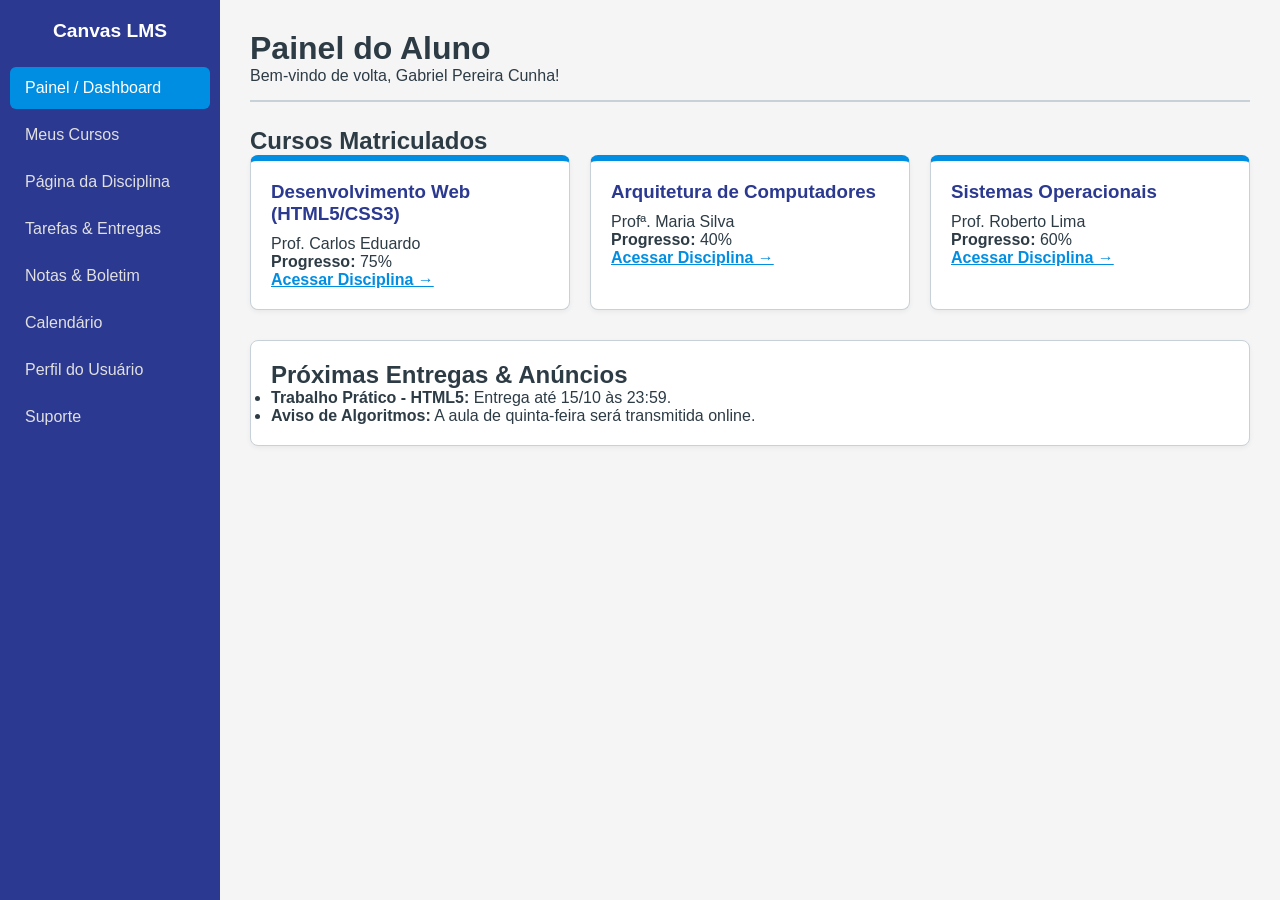
<file: index.html>
<!DOCTYPE html>
<html lang="pt-BR">
<head>
    <meta charset="UTF-8">
    <meta name="viewport" content="width=device-width, initial-scale=1.0">
    <title>LMS Canvas - Dashboard</title>
    <link rel="stylesheet" href="css/style.css">
</head>
<body>
    <aside class="sidebar">
        <h2>Canvas LMS</h2>
        <nav>
            <ul>
                <li><a href="index.html" class="active">Painel / Dashboard</a></li>
                <li><a href="cursos.html">Meus Cursos</a></li>
                <li><a href="disciplina.html">Página da Disciplina</a></li>
                <li><a href="tarefas.html">Tarefas & Entregas</a></li>
                <li><a href="notas.html">Notas & Boletim</a></li>
                <li><a href="calendario.html">Calendário</a></li>
                <li><a href="perfil.html">Perfil do Usuário</a></li>
                <li><a href="suporte.html">Suporte</a></li>
            </ul>
        </nav>
    </aside>

    <main class="main-content">
        <header class="top-header">
            <h1>Painel do Aluno</h1>
            <p>Bem-vindo de volta, Gabriel Pereira Cunha!</p>
        </header>

        <section>
            <h2>Cursos Matriculados</h2>
            <div class="grid-cards">
                <article class="card card-course">
                    <h3>Desenvolvimento Web (HTML5/CSS3)</h3>
                    <p>Prof. Carlos Eduardo</p>
                    <p><strong>Progresso:</strong> 75%</p>
                    <a href="disciplina.html" style="color: var(--secondary-color); font-weight: bold;">Acessar Disciplina &rarr;</a>
                </article>

                <article class="card card-course">
                    <h3>Arquitetura de Computadores</h3>
                    <p>Profª. Maria Silva</p>
                    <p><strong>Progresso:</strong> 40%</p>
                    <a href="disciplina.html" style="color: var(--secondary-color); font-weight: bold;">Acessar Disciplina &rarr;</a>
                </article>

                <article class="card card-course">
                    <h3>Sistemas Operacionais</h3>
                    <p>Prof. Roberto Lima</p>
                    <p><strong>Progresso:</strong> 60%</p>
                    <a href="disciplina.html" style="color: var(--secondary-color); font-weight: bold;">Acessar Disciplina &rarr;</a>
                </article>
            </div>
        </section>

        <section class="card">
            <h2>Próximas Entregas & Anúncios</h2>
            <ul>
                <li><strong>Trabalho Prático - HTML5:</strong> Entrega até 15/10 às 23:59.</li>
                <li><strong>Aviso de Algoritmos:</strong> A aula de quinta-feira será transmitida online.</li>
            </ul>
        </section>
    </main>
</body>
</html>
</file>
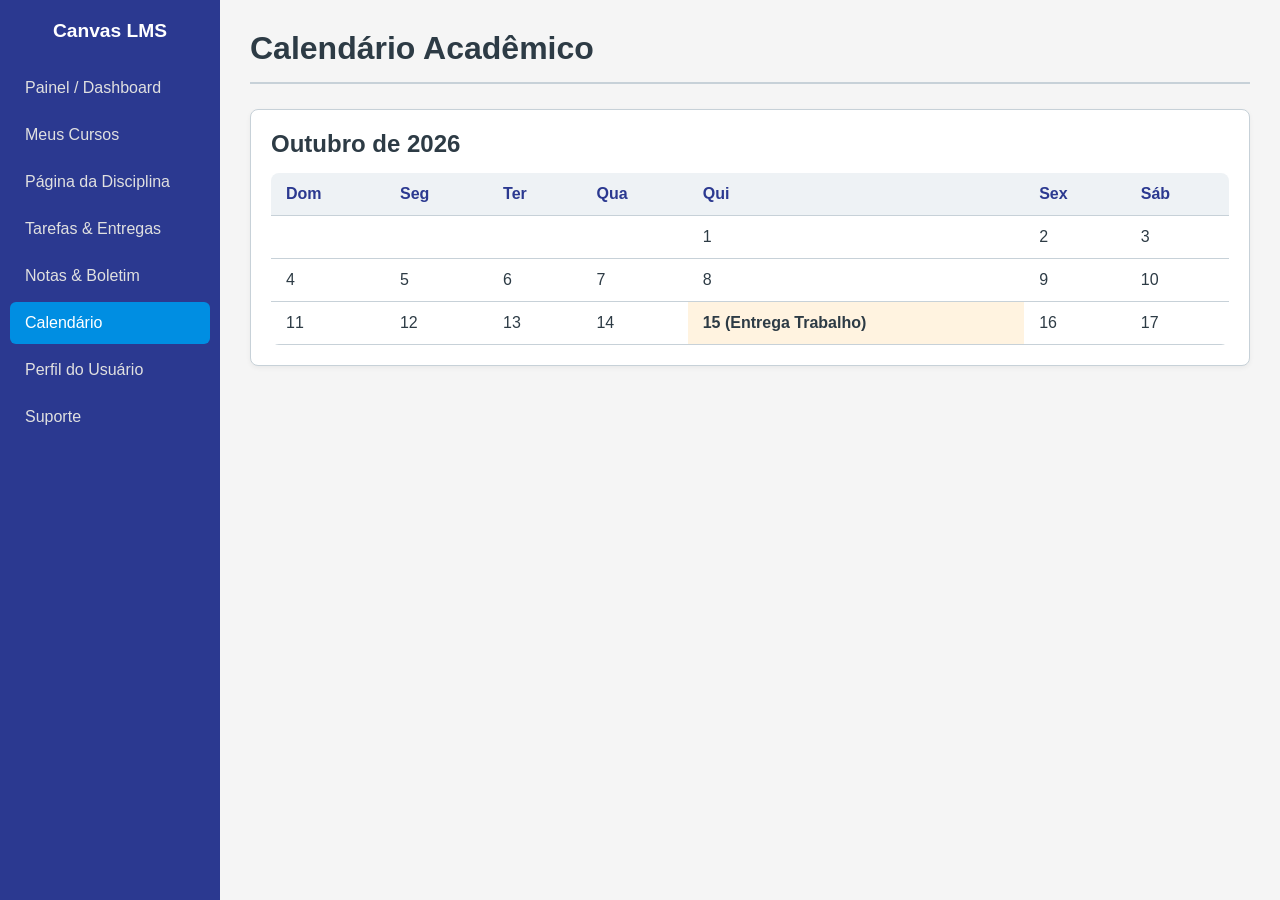
<file: calendario.html>
<!DOCTYPE html>
<html lang="pt-BR">
<head>
    <meta charset="UTF-8">
    <meta name="viewport" content="width=device-width, initial-scale=1.0">
    <title>Calendário - Canvas LMS</title>
    <link rel="stylesheet" href="css/style.css">
</head>
<body>
    <aside class="sidebar">
        <h2>Canvas LMS</h2>
        <nav>
            <ul>
                <li><a href="index.html">Painel / Dashboard</a></li>
                <li><a href="cursos.html">Meus Cursos</a></li>
                <li><a href="disciplina.html">Página da Disciplina</a></li>
                <li><a href="tarefas.html">Tarefas & Entregas</a></li>
                <li><a href="notas.html">Notas & Boletim</a></li>
                <li><a href="calendario.html" class="active">Calendário</a></li>
                <li><a href="perfil.html">Perfil do Usuário</a></li>
                <li><a href="suporte.html">Suporte</a></li>
            </ul>
        </nav>
    </aside>

    <main class="main-content">
        <header class="top-header">
            <h1>Calendário Acadêmico</h1>
        </header>

        <section class="card">
            <h2>Outubro de 2026</h2>
            <table>
                <thead>
                    <tr>
                        <th>Dom</th><th>Seg</th><th>Ter</th><th>Qua</th><th>Qui</th><th>Sex</th><th>Sáb</th>
                    </tr>
                </thead>
                <tbody>
                    <tr>
                        <td></td><td></td><td></td><td></td><td>1</td><td>2</td><td>3</td>
                    </tr>
                    <tr>
                        <td>4</td><td>5</td><td>6</td><td>7</td><td>8</td><td>9</td><td>10</td>
                    </tr>
                    <tr>
                        <td>11</td><td>12</td><td>13</td><td>14</td><td style="background-color: #fff3e0;"><strong>15 (Entrega Trabalho)</strong></td><td>16</td><td>17</td>
                    </tr>
                </tbody>
            </table>
        </section>
    </main>
</body>
</html>
</file>
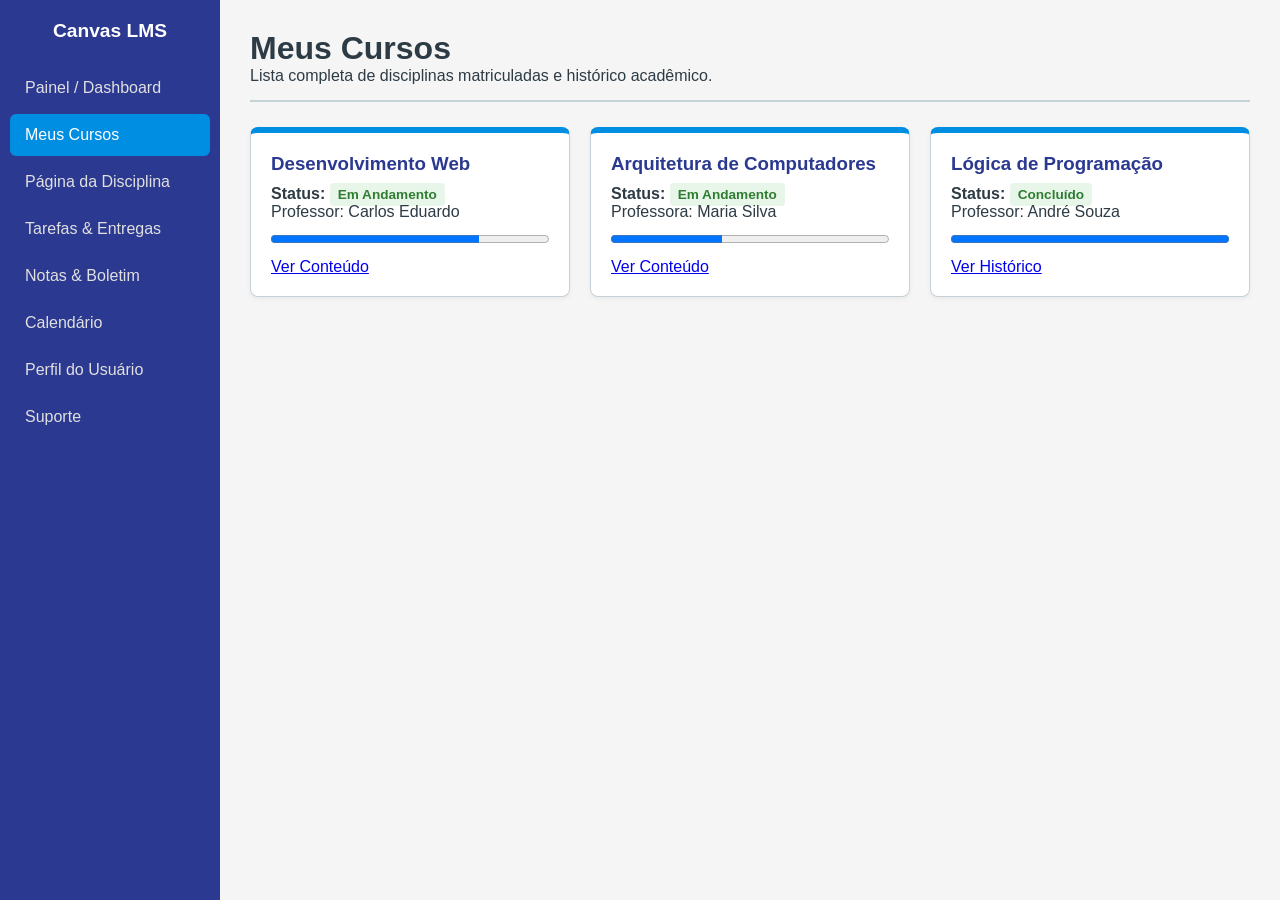
<file: cursos.html>
<!DOCTYPE html>
<html lang="pt-BR">
<head>
    <meta charset="UTF-8">
    <meta name="viewport" content="width=device-width, initial-scale=1.0">
    <title>Meus Cursos - Canvas LMS</title>
    <link rel="stylesheet" href="css/style.css">
</head>
<body>
    <aside class="sidebar">
        <h2>Canvas LMS</h2>
        <nav>
            <ul>
                <li><a href="index.html">Painel / Dashboard</a></li>
                <li><a href="cursos.html" class="active">Meus Cursos</a></li>
                <li><a href="disciplina.html">Página da Disciplina</a></li>
                <li><a href="tarefas.html">Tarefas & Entregas</a></li>
                <li><a href="notas.html">Notas & Boletim</a></li>
                <li><a href="calendario.html">Calendário</a></li>
                <li><a href="perfil.html">Perfil do Usuário</a></li>
                <li><a href="suporte.html">Suporte</a></li>
            </ul>
        </nav>
    </aside>

    <main class="main-content">
        <header class="top-header">
            <h1>Meus Cursos</h1>
            <p>Lista completa de disciplinas matriculadas e histórico acadêmico.</p>
        </header>

        <section class="grid-cards">
            <article class="card card-course">
                <h3>Desenvolvimento Web</h3>
                <p><strong>Status:</strong> <span class="badge badge-success">Em Andamento</span></p>
                <p>Professor: Carlos Eduardo</p>
                <progress value="75" max="100" style="width: 100%; margin: 10px 0;"></progress>
                <a href="disciplina.html">Ver Conteúdo</a>
            </article>

            <article class="card card-course">
                <h3>Arquitetura de Computadores</h3>
                <p><strong>Status:</strong> <span class="badge badge-success">Em Andamento</span></p>
                <p>Professora: Maria Silva</p>
                <progress value="40" max="100" style="width: 100%; margin: 10px 0;"></progress>
                <a href="disciplina.html">Ver Conteúdo</a>
            </article>

            <article class="card card-course">
                <h3>Lógica de Programação</h3>
                <p><strong>Status:</strong> <span class="badge badge-success">Concluído</span></p>
                <p>Professor: André Souza</p>
                <progress value="100" max="100" style="width: 100%; margin: 10px 0;"></progress>
                <a href="disciplina.html">Ver Histórico</a>
            </article>
        </section>
    </main>
</body>
</html>
</file>
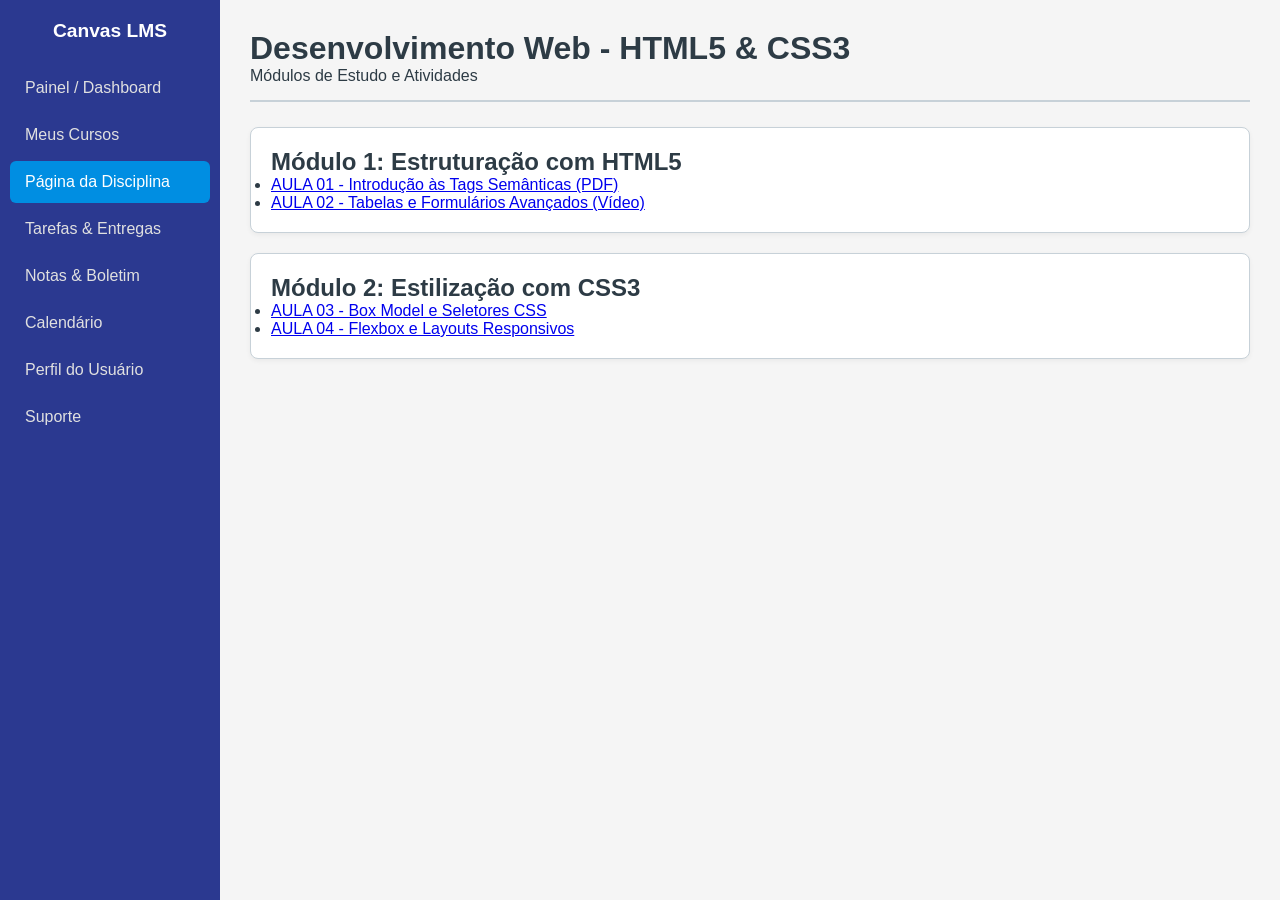
<file: disciplina.html>
<!DOCTYPE html>
<html lang="pt-BR">
<head>
    <meta charset="UTF-8">
    <meta name="viewport" content="width=device-width, initial-scale=1.0">
    <title>Desenvolvimento Web - Canvas LMS</title>
    <link rel="stylesheet" href="css/style.css">
</head>
<body>
    <aside class="sidebar">
        <h2>Canvas LMS</h2>
        <nav>
            <ul>
                <li><a href="index.html">Painel / Dashboard</a></li>
                <li><a href="cursos.html">Meus Cursos</a></li>
                <li><a href="disciplina.html" class="active">Página da Disciplina</a></li>
                <li><a href="tarefas.html">Tarefas & Entregas</a></li>
                <li><a href="notas.html">Notas & Boletim</a></li>
                <li><a href="calendario.html">Calendário</a></li>
                <li><a href="perfil.html">Perfil do Usuário</a></li>
                <li><a href="suporte.html">Suporte</a></li>
            </ul>
        </nav>
    </aside>

    <main class="main-content">
        <header class="top-header">
            <h1>Desenvolvimento Web - HTML5 & CSS3</h1>
            <p>Módulos de Estudo e Atividades</p>
        </header>

        <section class="card">
            <h2>Módulo 1: Estruturação com HTML5</h2>
            <ul>
                <li><a href="#">AULA 01 - Introdução às Tags Semânticas (PDF)</a></li>
                <li><a href="#">AULA 02 - Tabelas e Formulários Avançados (Vídeo)</a></li>
            </ul>
        </section>

        <section class="card" style="margin-top: 20px;">
            <h2>Módulo 2: Estilização com CSS3</h2>
            <ul>
                <li><a href="#">AULA 03 - Box Model e Seletores CSS</a></li>
                <li><a href="#">AULA 04 - Flexbox e Layouts Responsivos</a></li>
            </ul>
        </section>
    </main>
</body>
</html>
</file>
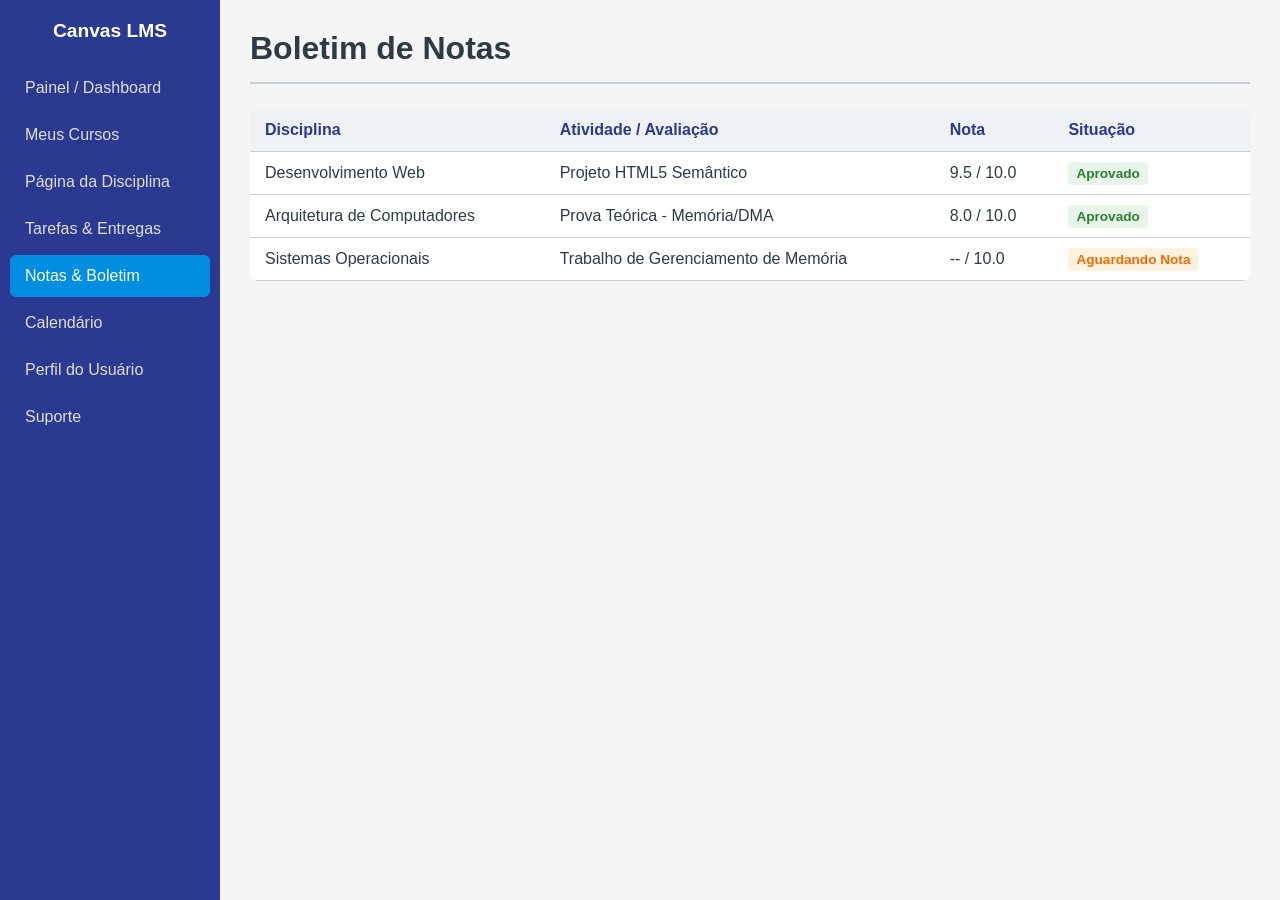
<file: notas.html>
<!DOCTYPE html>
<html lang="pt-BR">
<head>
    <meta charset="UTF-8">
    <meta name="viewport" content="width=device-width, initial-scale=1.0">
    <title>Notas - Canvas LMS</title>
    <link rel="stylesheet" href="css/style.css">
</head>
<body>
    <aside class="sidebar">
        <h2>Canvas LMS</h2>
        <nav>
            <ul>
                <li><a href="index.html">Painel / Dashboard</a></li>
                <li><a href="cursos.html">Meus Cursos</a></li>
                <li><a href="disciplina.html">Página da Disciplina</a></li>
                <li><a href="tarefas.html">Tarefas & Entregas</a></li>
                <li><a href="notas.html" class="active">Notas & Boletim</a></li>
                <li><a href="calendario.html">Calendário</a></li>
                <li><a href="perfil.html">Perfil do Usuário</a></li>
                <li><a href="suporte.html">Suporte</a></li>
            </ul>
        </nav>
    </aside>

    <main class="main-content">
        <header class="top-header">
            <h1>Boletim de Notas</h1>
        </header>

        <section>
            <table>
                <thead>
                    <tr>
                        <th>Disciplina</th>
                        <th>Atividade / Avaliação</th>
                        <th>Nota</th>
                        <th>Situação</th>
                    </tr>
                </thead>
                <tbody>
                    <tr>
                        <td>Desenvolvimento Web</td>
                        <td>Projeto HTML5 Semântico</td>
                        <td>9.5 / 10.0</td>
                        <td><span class="badge badge-success">Aprovado</span></td>
                    </tr>
                    <tr>
                        <td>Arquitetura de Computadores</td>
                        <td>Prova Teórica - Memória/DMA</td>
                        <td>8.0 / 10.0</td>
                        <td><span class="badge badge-success">Aprovado</span></td>
                    </tr>
                    <tr>
                        <td>Sistemas Operacionais</td>
                        <td>Trabalho de Gerenciamento de Memória</td>
                        <td>-- / 10.0</td>
                        <td><span class="badge badge-warning">Aguardando Nota</span></td>
                    </tr>
                </tbody>
            </table>
        </section>
    </main>
</body>
</html>
</file>
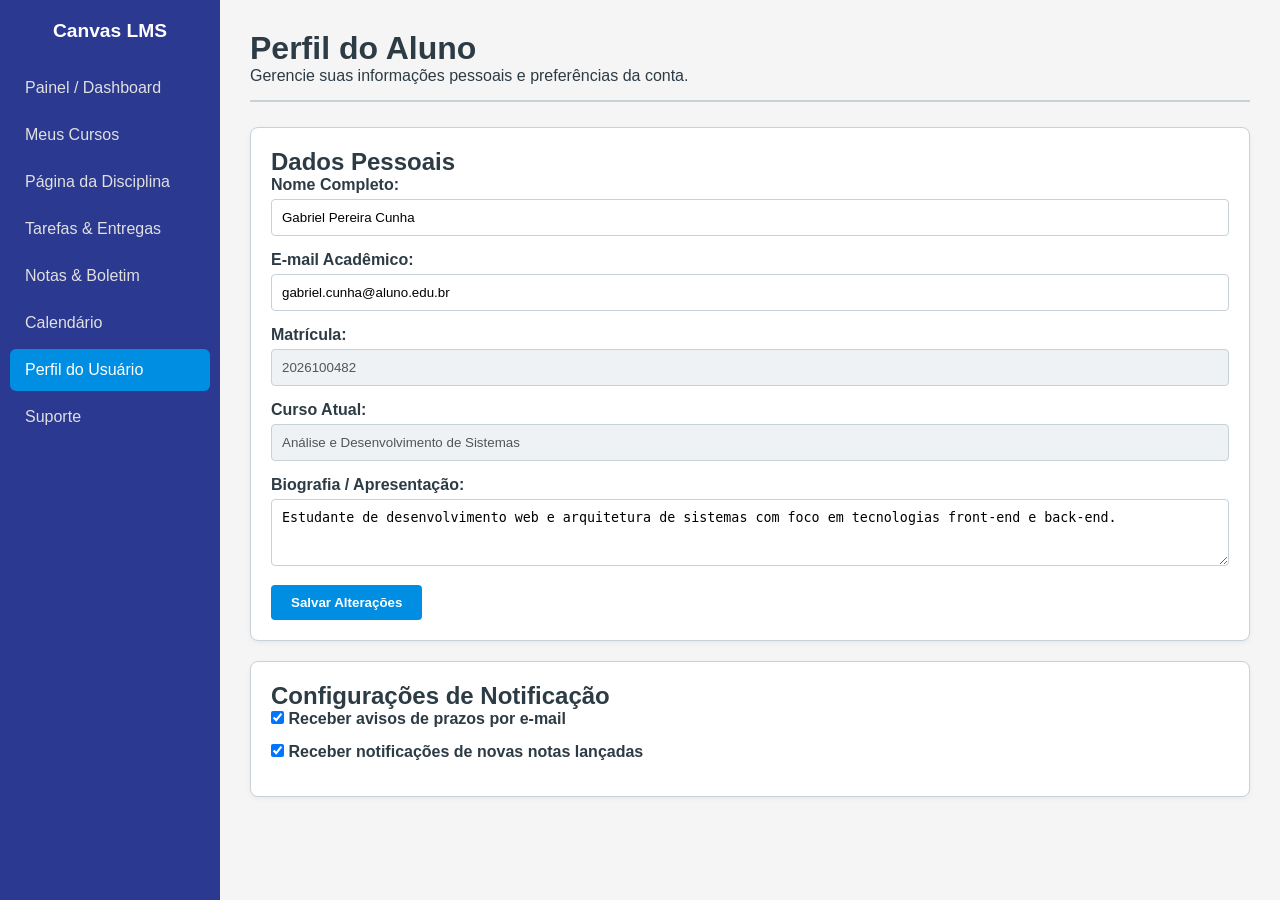
<file: perfil.html>
<!DOCTYPE html>
<html lang="pt-BR">
<head>
    <meta charset="UTF-8">
    <meta name="viewport" content="width=device-width, initial-scale=1.0">
    <title>Perfil do Usuário - Canvas LMS</title>
    <link rel="stylesheet" href="css/style.css">
</head>
<body>
    <aside class="sidebar">
        <h2>Canvas LMS</h2>
        <nav>
            <ul>
                <li><a href="index.html">Painel / Dashboard</a></li>
                <li><a href="cursos.html">Meus Cursos</a></li>
                <li><a href="disciplina.html">Página da Disciplina</a></li>
                <li><a href="tarefas.html">Tarefas & Entregas</a></li>
                <li><a href="notas.html">Notas & Boletim</a></li>
                <li><a href="calendario.html">Calendário</a></li>
                <li><a href="perfil.html" class="active">Perfil do Usuário</a></li>
                <li><a href="suporte.html">Suporte</a></li>
            </ul>
        </nav>
    </aside>

    <main class="main-content">
        <header class="top-header">
            <h1>Perfil do Aluno</h1>
            <p>Gerencie suas informações pessoais e preferências da conta.</p>
        </header>

        <section class="card">
            <h2>Dados Pessoais</h2>
            <form action="#" method="post">
                <div class="form-group">
                    <label for="nome">Nome Completo:</label>
                    <input type="text" id="nome" name="nome" value="Gabriel Pereira Cunha">
                </div>

                <div class="form-group">
                    <label for="email">E-mail Acadêmico:</label>
                    <input type="email" id="email" name="email" value="gabriel.cunha@aluno.edu.br">
                </div>

                <div class="form-group">
                    <label for="matricula">Matrícula:</label>
                    <input type="text" id="matricula" name="matricula" value="2026100482" disabled style="background-color: #eef2f5;">
                </div>

                <div class="form-group">
                    <label for="curso">Curso Atual:</label>
                    <input type="text" id="curso" name="curso" value="Análise e Desenvolvimento de Sistemas" disabled style="background-color: #eef2f5;">
                </div>

                <div class="form-group">
                    <label for="bio">Biografia / Apresentação:</label>
                    <textarea id="bio" name="bio" rows="3">Estudante de desenvolvimento web e arquitetura de sistemas com foco em tecnologias front-end e back-end.</textarea>
                </div>

                <button type="submit">Salvar Alterações</button>
            </form>
        </section>

        <section class="card" style="margin-top: 20px;">
            <h2>Configurações de Notificação</h2>
            <form>
                <div class="form-group">
                    <label>
                        <input type="checkbox" checked style="width: auto;"> Receber avisos de prazos por e-mail
                    </label>
                </div>
                <div class="form-group">
                    <label>
                        <input type="checkbox" checked style="width: auto;"> Receber notificações de novas notas lançadas
                    </label>
                </div>
            </form>
        </section>
    </main>
</body>
</html>
</file>
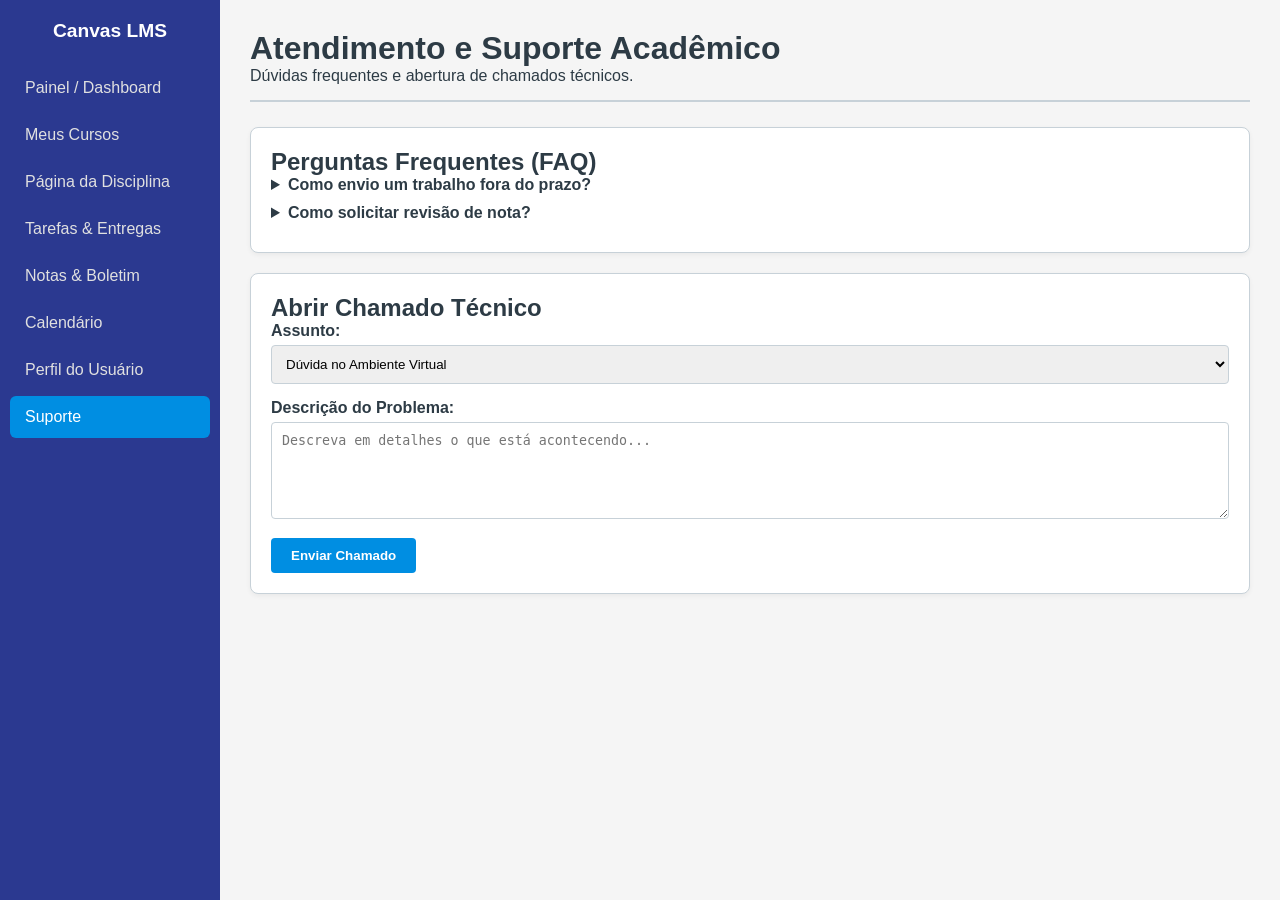
<file: suporte.html>
<!DOCTYPE html>
<html lang="pt-BR">
<head>
    <meta charset="UTF-8">
    <meta name="viewport" content="width=device-width, initial-scale=1.0">
    <title>Suporte - Canvas LMS</title>
    <link rel="stylesheet" href="css/style.css">
</head>
<body>
    <aside class="sidebar">
        <h2>Canvas LMS</h2>
        <nav>
            <ul>
                <li><a href="index.html">Painel / Dashboard</a></li>
                <li><a href="cursos.html">Meus Cursos</a></li>
                <li><a href="disciplina.html">Página da Disciplina</a></li>
                <li><a href="tarefas.html">Tarefas & Entregas</a></li>
                <li><a href="notas.html">Notas & Boletim</a></li>
                <li><a href="calendario.html">Calendário</a></li>
                <li><a href="perfil.html">Perfil do Usuário</a></li>
                <li><a href="suporte.html" class="active">Suporte</a></li>
            </ul>
        </nav>
    </aside>

    <main class="main-content">
        <header class="top-header">
            <h1>Atendimento e Suporte Acadêmico</h1>
            <p>Dúvidas frequentes e abertura de chamados técnicos.</p>
        </header>

        <section class="card">
            <h2>Perguntas Frequentes (FAQ)</h2>
            <details style="margin-bottom: 10px; cursor: pointer;">
                <summary><strong>Como envio um trabalho fora do prazo?</strong></summary>
                <p style="margin-top: 8px;">Submissões atrasadas dependem da autorização prévia do professor responsável pela disciplina.</p>
            </details>
            <details style="margin-bottom: 10px; cursor: pointer;">
                <summary><strong>Como solicitar revisão de nota?</strong></summary>
                <p style="margin-top: 8px;">Você pode abrir um chamado abaixo selecionando o assunto "Revisão de Nota" para a secretaria acadêmica.</p>
            </details>
        </section>

        <section class="card" style="margin-top: 20px;">
            <h2>Abrir Chamado Técnico</h2>
            <form action="#" method="post">
                <div class="form-group">
                    <label for="assunto">Assunto:</label>
                    <select id="assunto" name="assunto">
                        <option value="duvida">Dúvida no Ambiente Virtual</option>
                        <option value="nota">Solicitação de Revisão de Nota</option>
                        <option value="tecnico">Problema Técnico / Erro na Plataforma</option>
                    </select>
                </div>

                <div class="form-group">
                    <label for="mensagem">Descrição do Problema:</label>
                    <textarea id="mensagem" name="mensagem" rows="5" required placeholder="Descreva em detalhes o que está acontecendo..."></textarea>
                </div>

                <button type="submit">Enviar Chamado</button>
            </form>
        </section>
    </main>
</body>
</html>
</file>
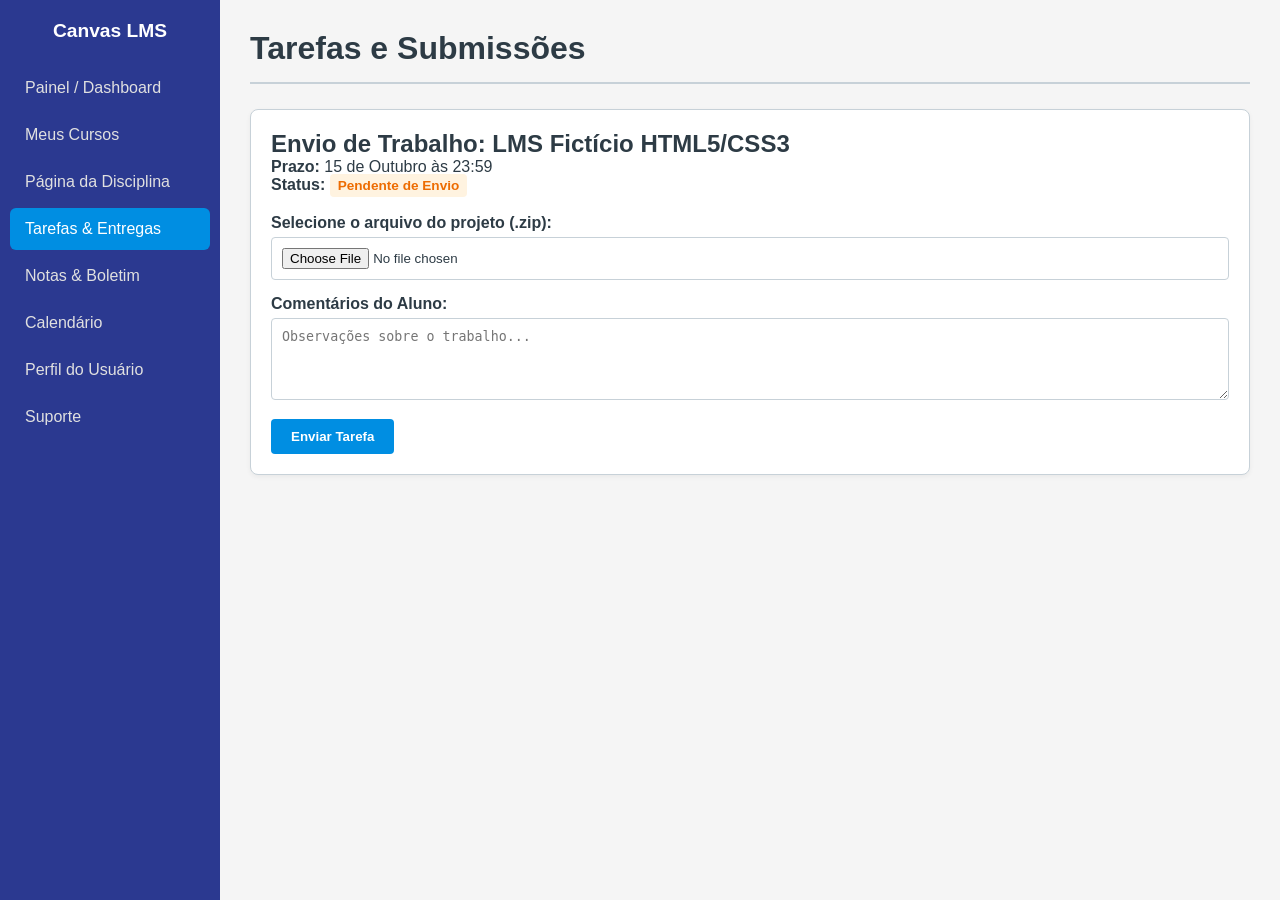
<file: tarefas.html>
<!DOCTYPE html>
<html lang="pt-BR">
<head>
    <meta charset="UTF-8">
    <meta name="viewport" content="width=device-width, initial-scale=1.0">
    <title>Tarefas e Entregas - Canvas LMS</title>
    <link rel="stylesheet" href="css/style.css">
</head>
<body>
    <aside class="sidebar">
        <h2>Canvas LMS</h2>
        <nav>
            <ul>
                <li><a href="index.html">Painel / Dashboard</a></li>
                <li><a href="cursos.html">Meus Cursos</a></li>
                <li><a href="disciplina.html">Página da Disciplina</a></li>
                <li><a href="tarefas.html" class="active">Tarefas & Entregas</a></li>
                <li><a href="notas.html">Notas & Boletim</a></li>
                <li><a href="calendario.html">Calendário</a></li>
                <li><a href="perfil.html">Perfil do Usuário</a></li>
                <li><a href="suporte.html">Suporte</a></li>
            </ul>
        </nav>
    </aside>

    <main class="main-content">
        <header class="top-header">
            <h1>Tarefas e Submissões</h1>
        </header>

        <section class="card">
            <h2>Envio de Trabalho: LMS Fictício HTML5/CSS3</h2>
            <p><strong>Prazo:</strong> 15 de Outubro às 23:59</p>
            <p><strong>Status:</strong> <span class="badge badge-warning">Pendente de Envio</span></p>
            
            <form action="#" method="post" style="margin-top: 20px;">
                <div class="form-group">
                    <label for="arquivo">Selecione o arquivo do projeto (.zip):</label>
                    <input type="file" id="arquivo" name="arquivo" required>
                </div>
                <div class="form-group">
                    <label for="comentarios">Comentários do Aluno:</label>
                    <textarea id="comentarios" rows="4" placeholder="Observações sobre o trabalho..."></textarea>
                </div>
                <button type="submit">Enviar Tarefa</button>
            </form>
        </section>
    </main>
</body>
</html>
</file>
<file: css/style.css>
:root {
    --primary-color: #2b3990;     /* Azul institucional estilo Canvas */
    --secondary-color: #008ee2;   /* Azul destaque */
    --bg-color: #f5f5f5;
    --card-bg: #ffffff;
    --text-color: #2d3b45;
    --border-color: #c7d1d8;
    --success-color: #2e7d32;
    --warning-color: #ed6c02;
}

* {
    box-sizing: border-box;
    margin: 0;
    padding: 0;
}

body {
    font-family: 'Segoe UI', Tahoma, Geneva, Verdana, sans-serif;
    background-color: var(--bg-color);
    color: var(--text-color);
    display: flex;
    min-height: 100vh;
}

/* MENUS LATERAL / NAVEGAÇÃO */
aside.sidebar {
    width: 220px;
    background-color: var(--primary-color);
    color: white;
    padding: 20px 10px;
    display: flex;
    flex-direction: column;
}

aside.sidebar h2 {
    font-size: 1.2rem;
    margin-bottom: 25px;
    text-align: center;
    color: #fff;
}

aside.sidebar nav ul {
    list-style: none;
}

aside.sidebar nav a {
    color: #e0e0e0;
    text-decoration: none;
    display: block;
    padding: 12px 15px;
    border-radius: 6px;
    margin-bottom: 5px;
    font-weight: 500;
}

aside.sidebar nav a:hover, aside.sidebar nav a.active {
    background-color: var(--secondary-color);
    color: white;
}

/* ÁREA PRINCIPAL DO CONTEÚDO */
main.main-content {
    flex: 1;
    padding: 30px;
    overflow-y: auto;
}

header.top-header {
    margin-bottom: 25px;
    padding-bottom: 15px;
    border-bottom: 2px solid var(--border-color);
}

.grid-cards {
    display: grid;
    grid-template-columns: repeat(auto-fit, minmax(280px, 1fr));
    gap: 20px;
    margin-bottom: 30px;
}

.card {
    background-color: var(--card-bg);
    border: 1px solid var(--border-color);
    border-radius: 8px;
    padding: 20px;
    box-shadow: 0 2px 5px rgba(0,0,0,0.05);
}

.card-course {
    border-top: 6px solid var(--secondary-color);
}

.card h3 {
    margin-bottom: 10px;
    color: var(--primary-color);
}

/* TABELAS */
table {
    width: 100%;
    border-collapse: collapse;
    background-color: var(--card-bg);
    margin-top: 15px;
    border-radius: 8px;
    overflow: hidden;
}

table th, table td {
    padding: 12px 15px;
    text-align: left;
    border-bottom: 1px solid var(--border-color);
}

table th {
    background-color: #eef2f5;
    color: var(--primary-color);
}

/* FORMULÁRIOS */
.form-group {
    margin-bottom: 15px;
}

label {
    display: block;
    margin-bottom: 5px;
    font-weight: 600;
}

input, select, textarea {
    width: 100%;
    padding: 10px;
    border: 1px solid var(--border-color);
    border-radius: 4px;
}

button {
    background-color: var(--secondary-color);
    color: white;
    border: none;
    padding: 10px 20px;
    border-radius: 4px;
    cursor: pointer;
    font-weight: bold;
}

button:hover {
    background-color: #0073b7;
}

/* BADGES DE STATUS */
.badge {
    padding: 4px 8px;
    border-radius: 4px;
    font-size: 0.85rem;
    font-weight: bold;
}

.badge-success { background-color: #e8f5e9; color: var(--success-color); }
.badge-warning { background-color: #fff3e0; color: var(--warning-color); }
</file>
